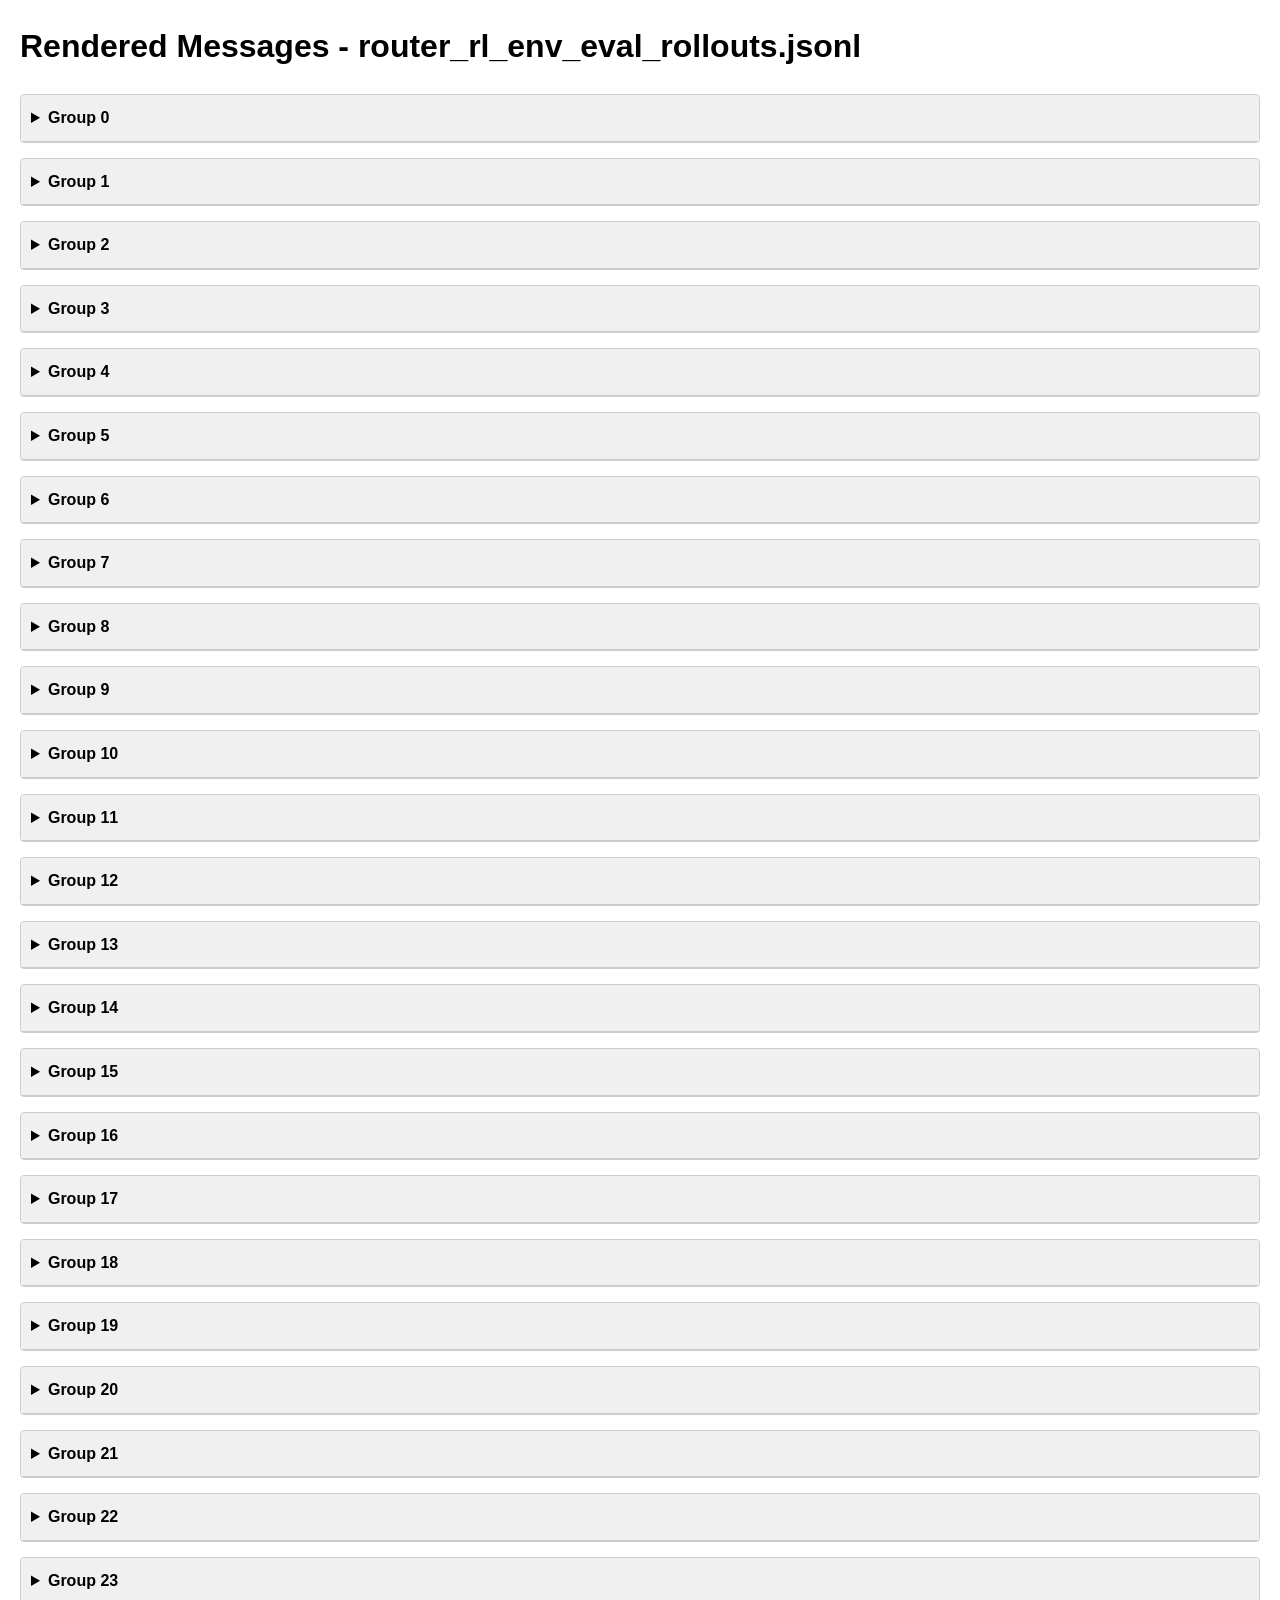
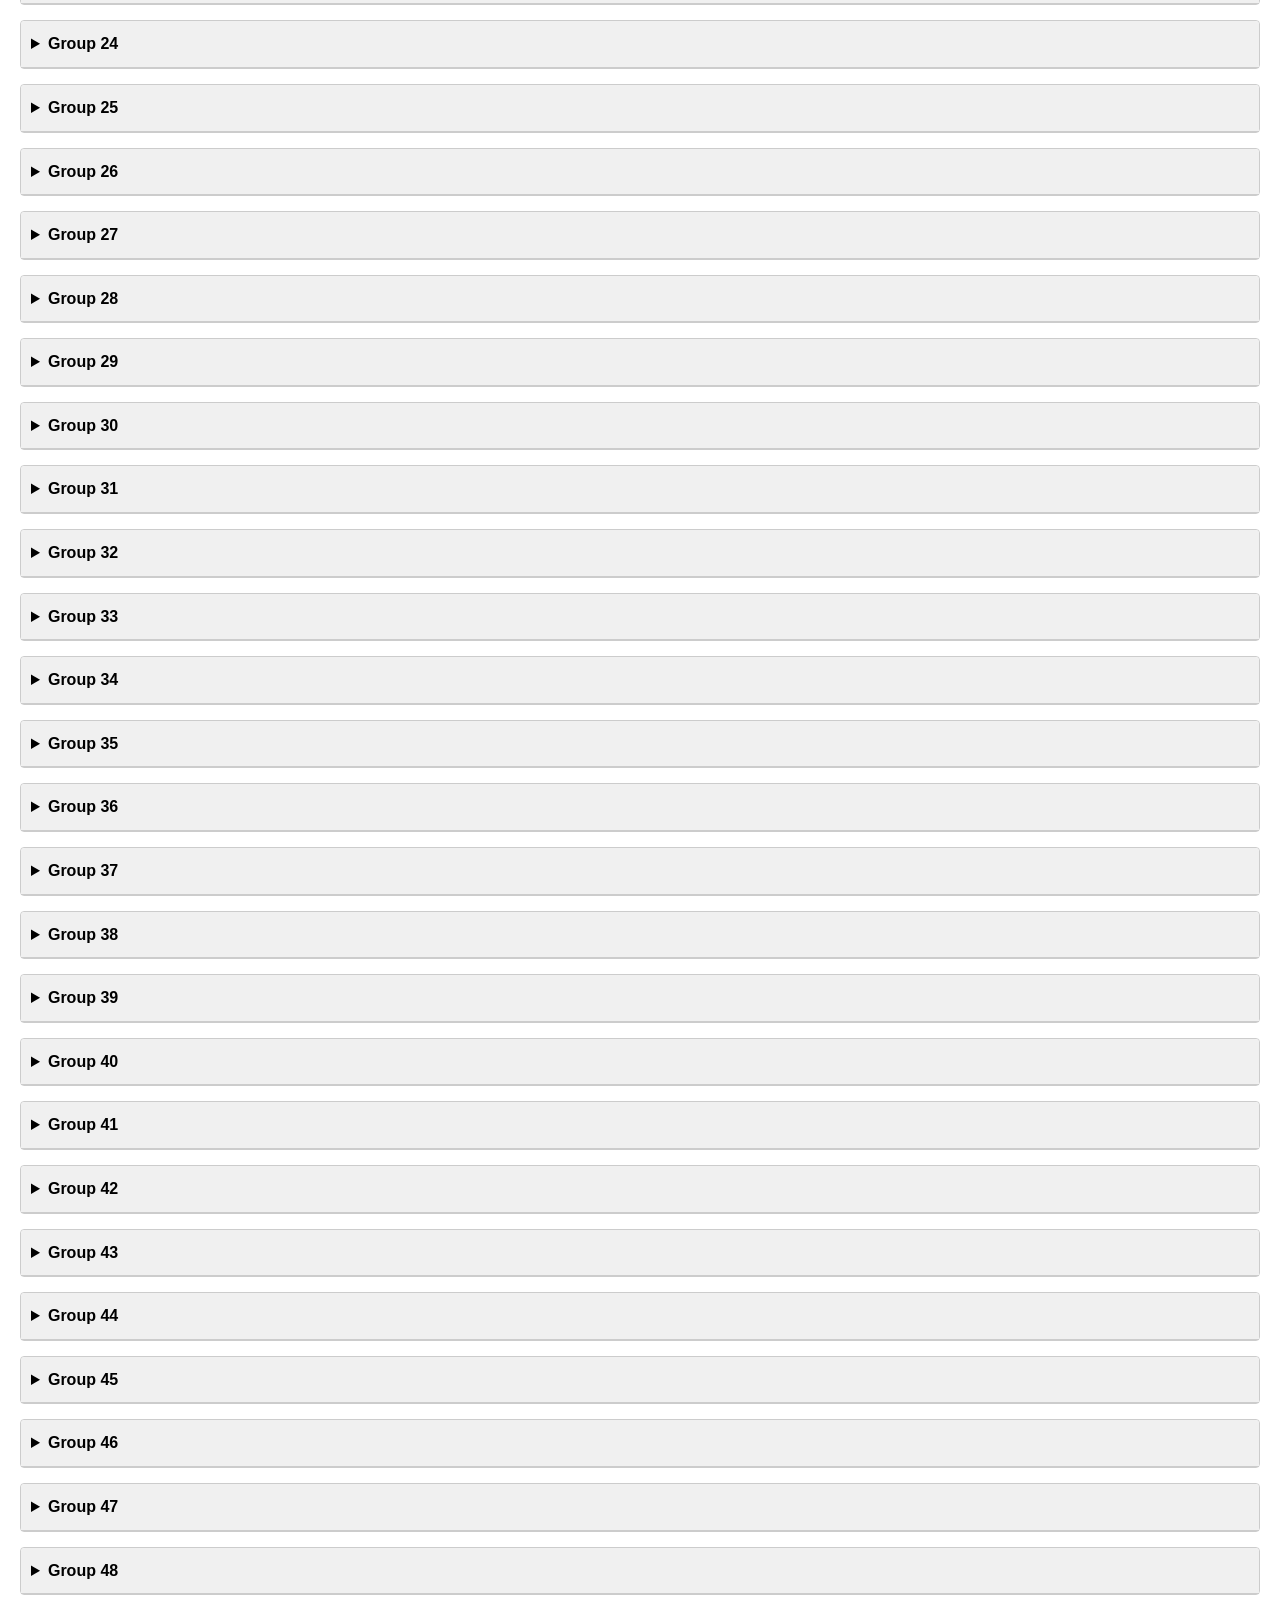
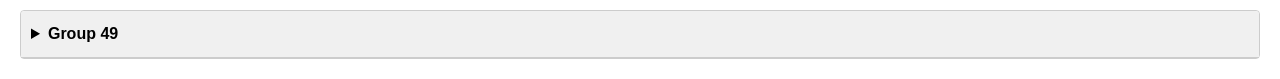
<file: environments/router_env/router_rl_env_eval_rollouts.html>
<!DOCTYPE html>
<html lang="en">
<head>
    <meta charset="UTF-8">
    <meta name="viewport" content="width=device-width, initial-scale=1.0">
    <title>Rendered Messages - router_rl_env_eval_rollouts.jsonl</title>
    <style>
        body { font-family: sans-serif; line-height: 1.6; margin: 20px; }
        details { border: 1px solid #ccc; border-radius: 4px; margin-bottom: 15px; }
        summary {
            font-weight: bold;
            padding: 10px;
            background-color: #f0f0f0;
            cursor: pointer;
            border-radius: 4px 4px 0 0;
            border-bottom: 1px solid #ccc;
            outline: none; /* Remove default focus outline if needed */
        }
        details[open] summary { border-bottom: 1px solid #ccc; }
        .group-content { padding: 15px; }
        .item {
            border: 1px solid #eee;
            border-radius: 3px;
            margin-bottom: 10px;
            padding: 10px;
            transition: background-color 0.3s ease, box-shadow 0.2s ease; /* Smooth transitions */
            scroll-margin-top: 10px; /* Space when scrolling into view */
        }
        .item h4 { margin-top: 0; margin-bottom: 5px; font-size: 1.1em; }
        .content-block { background-color: #fff; padding: 8px; border-radius: 3px; margin-bottom: 5px; overflow-x: auto; }
        /* Use :focus-within for better accessibility on container focus */
        .item:focus, .item.active {
             box-shadow: 0 0 0 2px rgba(0, 123, 255, 0.5); /* Highlight active/focused item */
             outline: none; /* Remove default outline */
        }

        /* Score Backgrounds (Faint) */
        .reward-positive { background-color: rgba(144, 238, 144, 0.3); } /* Faint light green */
        .reward-zero { background-color: rgba(255, 215, 0, 0.3); }    /* Faint gold/orange */
        .reward-negative { background-color: rgba(255, 182, 193, 0.4); } /* Faint light pink/red */

        /* Markdown specific styles */
        .content-block pre {
            background-color: #f5f5f5;
            border: 1px solid #ddd;
            border-radius: 3px;
            padding: 10px;
            overflow-x: auto; /* Allow horizontal scrolling for long code lines */
            white-space: pre-wrap; /* Wrap long lines within pre */
            word-wrap: break-word; /* Break long words if necessary */
        }
        .content-block code {
             background-color: #f0f0f0; /* Slightly different for inline code */
             padding: 0.2em 0.4em;
             border-radius: 3px;
             font-size: 0.9em;
        }
        .content-block pre code {
            background-color: transparent; /* Don't double-background code in pre blocks */
            padding: 0;
            border-radius: 0;
            font-size: inherit; /* Inherit pre font size */
        }
        .content-block blockquote {
            border-left: 4px solid #ccc;
            padding-left: 10px;
            margin-left: 0;
            color: #555;
        }
        .content-block table {
            border-collapse: collapse;
            width: auto; /* Don't force full width */
            margin-bottom: 1em;
        }
        .content-block th, .content-block td {
            border: 1px solid #ddd;
            padding: 8px;
            text-align: left;
        }
        .content-block th {
            background-color: #f2f2f2;
        }
    </style>
</head>
<body>
    <h1>Rendered Messages - router_rl_env_eval_rollouts.jsonl</h1>
    <div id="groups-container">
                <details>
            <summary>Group 0</summary>
            <div class="group-content">
                <div class="item reward-zero" id="group-0-item-0">
    <h4>Content 0</h4>
    <div class="content-block">
        <p><b>USER QUERY:</b><br>What song is this?</p>
    </div>
    <p><strong>Reward:</strong> 0.0</p>
</div>
<div class="item reward-zero" id="group-0-item-1">
    <h4>Content 1</h4>
    <div class="content-block">
        <p><b>ROUTER CHOSE:</b> listen<br>(Expected: listen)</p>
    </div>
    <p><strong>Reward:</strong> 0.0</p>
</div>
<div class="item reward-positive" id="group-0-item-2">
    <h4>Content 2</h4>
    <div class="content-block">
        <p><b>JUDGE VERDICT:</b> Correct<br>(Raw: &lt;think&gt; The User Query is asking for the identification of a song, which typically requires a servic...)</p>
    </div>
    <p><strong>Reward:</strong> 1.0</p>
</div>

            </div>
        </details>

        <details>
            <summary>Group 1</summary>
            <div class="group-content">
                <div class="item reward-zero" id="group-1-item-0">
    <h4>Content 0</h4>
    <div class="content-block">
        <p><b>USER QUERY:</b><br>Show me a map of Tokyo.</p>
    </div>
    <p><strong>Reward:</strong> 0.0</p>
</div>
<div class="item reward-zero" id="group-1-item-1">
    <h4>Content 1</h4>
    <div class="content-block">
        <p><b>ROUTER CHOSE:</b> go<br>(Expected: go)</p>
    </div>
    <p><strong>Reward:</strong> 0.0</p>
</div>
<div class="item reward-positive" id="group-1-item-2">
    <h4>Content 2</h4>
    <div class="content-block">
        <p><b>JUDGE VERDICT:</b> Correct<br>(Raw: &lt;think&gt; The User Query specifically asks for a map of Tokyo, which falls directly under the capabili...)</p>
    </div>
    <p><strong>Reward:</strong> 1.0</p>
</div>

            </div>
        </details>

        <details>
            <summary>Group 2</summary>
            <div class="group-content">
                <div class="item reward-zero" id="group-2-item-0">
    <h4>Content 0</h4>
    <div class="content-block">
        <p><b>USER QUERY:</b><br>What is the capital of Egypt?</p>
    </div>
    <p><strong>Reward:</strong> 0.0</p>
</div>
<div class="item reward-zero" id="group-2-item-1">
    <h4>Content 1</h4>
    <div class="content-block">
        <p><b>ROUTER CHOSE:</b> perplexity<br>(Expected: perplexity)</p>
    </div>
    <p><strong>Reward:</strong> 0.0</p>
</div>
<div class="item reward-positive" id="group-2-item-2">
    <h4>Content 2</h4>
    <div class="content-block">
        <p><b>JUDGE VERDICT:</b> Correct<br>(Raw: &lt;think&gt; The User Query asks for a specific piece of information, which is the capital of Egypt. The ...)</p>
    </div>
    <p><strong>Reward:</strong> 1.0</p>
</div>

            </div>
        </details>

        <details>
            <summary>Group 3</summary>
            <div class="group-content">
                <div class="item reward-zero" id="group-3-item-0">
    <h4>Content 0</h4>
    <div class="content-block">
        <p><b>USER QUERY:</b><br>What is the capital of Brazil?</p>
    </div>
    <p><strong>Reward:</strong> 0.0</p>
</div>
<div class="item reward-zero" id="group-3-item-1">
    <h4>Content 1</h4>
    <div class="content-block">
        <p><b>ROUTER CHOSE:</b> perplexity<br>(Expected: perplexity)</p>
    </div>
    <p><strong>Reward:</strong> 0.0</p>
</div>
<div class="item reward-positive" id="group-3-item-2">
    <h4>Content 2</h4>
    <div class="content-block">
        <p><b>JUDGE VERDICT:</b> Correct<br>(Raw: &lt;think&gt; The User Query asks for the capital of Brazil, which is a straightforward question that fall...)</p>
    </div>
    <p><strong>Reward:</strong> 1.0</p>
</div>

            </div>
        </details>

        <details>
            <summary>Group 4</summary>
            <div class="group-content">
                <div class="item reward-zero" id="group-4-item-0">
    <h4>Content 0</h4>
    <div class="content-block">
        <p><b>USER QUERY:</b><br>Solve for x: 97x = 81</p>
    </div>
    <p><strong>Reward:</strong> 0.0</p>
</div>
<div class="item reward-zero" id="group-4-item-1">
    <h4>Content 1</h4>
    <div class="content-block">
        <p><b>ROUTER CHOSE:</b> math<br>(Expected: math)</p>
    </div>
    <p><strong>Reward:</strong> 0.0</p>
</div>
<div class="item reward-positive" id="group-4-item-2">
    <h4>Content 2</h4>
    <div class="content-block">
        <p><b>JUDGE VERDICT:</b> Correct<br>(Raw: &lt;think&gt; The User Query is a straightforward mathematical equation that requires solving for the vari...)</p>
    </div>
    <p><strong>Reward:</strong> 1.0</p>
</div>

            </div>
        </details>

        <details>
            <summary>Group 5</summary>
            <div class="group-content">
                <div class="item reward-zero" id="group-5-item-0">
    <h4>Content 0</h4>
    <div class="content-block">
        <p><b>USER QUERY:</b><br>What is the support line&#x27;s phone number?</p>
    </div>
    <p><strong>Reward:</strong> 0.0</p>
</div>
<div class="item reward-zero" id="group-5-item-1">
    <h4>Content 1</h4>
    <div class="content-block">
        <p><b>ROUTER CHOSE:</b> contact<br>(Expected: contact)</p>
    </div>
    <p><strong>Reward:</strong> 0.0</p>
</div>
<div class="item reward-positive" id="group-5-item-2">
    <h4>Content 2</h4>
    <div class="content-block">
        <p><b>JUDGE VERDICT:</b> Correct<br>(Raw: &lt;think&gt; The User Query is asking for a specific piece of contact information, which is the support l...)</p>
    </div>
    <p><strong>Reward:</strong> 1.0</p>
</div>

            </div>
        </details>

        <details>
            <summary>Group 6</summary>
            <div class="group-content">
                <div class="item reward-zero" id="group-6-item-0">
    <h4>Content 0</h4>
    <div class="content-block">
        <p><b>USER QUERY:</b><br>Search the web for quantum computing.</p>
    </div>
    <p><strong>Reward:</strong> 0.0</p>
</div>
<div class="item reward-zero" id="group-6-item-1">
    <h4>Content 1</h4>
    <div class="content-block">
        <p><b>ROUTER CHOSE:</b> perplexity<br>(Expected: perplexity)</p>
    </div>
    <p><strong>Reward:</strong> 0.0</p>
</div>
<div class="item reward-positive" id="group-6-item-2">
    <h4>Content 2</h4>
    <div class="content-block">
        <p><b>JUDGE VERDICT:</b> Correct<br>(Raw: &lt;think&gt; The User Query is asking to search the web for information on quantum computing. The Agent c...)</p>
    </div>
    <p><strong>Reward:</strong> 1.0</p>
</div>

            </div>
        </details>

        <details>
            <summary>Group 7</summary>
            <div class="group-content">
                <div class="item reward-zero" id="group-7-item-0">
    <h4>Content 0</h4>
    <div class="content-block">
        <p><b>USER QUERY:</b><br>Find directions to the airport.</p>
    </div>
    <p><strong>Reward:</strong> 0.0</p>
</div>
<div class="item reward-zero" id="group-7-item-1">
    <h4>Content 1</h4>
    <div class="content-block">
        <p><b>ROUTER CHOSE:</b> go<br>(Expected: go)</p>
    </div>
    <p><strong>Reward:</strong> 0.0</p>
</div>
<div class="item reward-positive" id="group-7-item-2">
    <h4>Content 2</h4>
    <div class="content-block">
        <p><b>JUDGE VERDICT:</b> Correct<br>(Raw: &lt;think&gt; The User Query is asking for directions to the airport, which falls under the category of lo...)</p>
    </div>
    <p><strong>Reward:</strong> 1.0</p>
</div>

            </div>
        </details>

        <details>
            <summary>Group 8</summary>
            <div class="group-content">
                <div class="item reward-zero" id="group-8-item-0">
    <h4>Content 0</h4>
    <div class="content-block">
        <p><b>USER QUERY:</b><br>Solve for x: 61x = 43</p>
    </div>
    <p><strong>Reward:</strong> 0.0</p>
</div>
<div class="item reward-zero" id="group-8-item-1">
    <h4>Content 1</h4>
    <div class="content-block">
        <p><b>ROUTER CHOSE:</b> math<br>(Expected: math)</p>
    </div>
    <p><strong>Reward:</strong> 0.0</p>
</div>
<div class="item reward-positive" id="group-8-item-2">
    <h4>Content 2</h4>
    <div class="content-block">
        <p><b>JUDGE VERDICT:</b> Correct<br>(Raw: &lt;think&gt; The User Query is a straightforward mathematical equation that requires solving for the vari...)</p>
    </div>
    <p><strong>Reward:</strong> 1.0</p>
</div>

            </div>
        </details>

        <details>
            <summary>Group 9</summary>
            <div class="group-content">
                <div class="item reward-zero" id="group-9-item-0">
    <h4>Content 0</h4>
    <div class="content-block">
        <p><b>USER QUERY:</b><br>Search my Gmail for update.</p>
    </div>
    <p><strong>Reward:</strong> 0.0</p>
</div>
<div class="item reward-zero" id="group-9-item-1">
    <h4>Content 1</h4>
    <div class="content-block">
        <p><b>ROUTER CHOSE:</b> gmail<br>(Expected: gmail)</p>
    </div>
    <p><strong>Reward:</strong> 0.0</p>
</div>
<div class="item reward-positive" id="group-9-item-2">
    <h4>Content 2</h4>
    <div class="content-block">
        <p><b>JUDGE VERDICT:</b> Correct<br>(Raw: &lt;think&gt; The User Query is asking to search for an update in Gmail, which directly relates to managin...)</p>
    </div>
    <p><strong>Reward:</strong> 1.0</p>
</div>

            </div>
        </details>

        <details>
            <summary>Group 10</summary>
            <div class="group-content">
                <div class="item reward-zero" id="group-10-item-0">
    <h4>Content 0</h4>
    <div class="content-block">
        <p><b>USER QUERY:</b><br>What is the square root of 1?</p>
    </div>
    <p><strong>Reward:</strong> 0.0</p>
</div>
<div class="item reward-zero" id="group-10-item-1">
    <h4>Content 1</h4>
    <div class="content-block">
        <p><b>ROUTER CHOSE:</b> math<br>(Expected: math)</p>
    </div>
    <p><strong>Reward:</strong> 0.0</p>
</div>
<div class="item reward-positive" id="group-10-item-2">
    <h4>Content 2</h4>
    <div class="content-block">
        <p><b>JUDGE VERDICT:</b> Correct<br>(Raw: &lt;think&gt; The User Query asks for the square root of 1, which is a straightforward mathematical calcul...)</p>
    </div>
    <p><strong>Reward:</strong> 1.0</p>
</div>

            </div>
        </details>

        <details>
            <summary>Group 11</summary>
            <div class="group-content">
                <div class="item reward-zero" id="group-11-item-0">
    <h4>Content 0</h4>
    <div class="content-block">
        <p><b>USER QUERY:</b><br>Find the email address for Sarah.</p>
    </div>
    <p><strong>Reward:</strong> 0.0</p>
</div>
<div class="item reward-zero" id="group-11-item-1">
    <h4>Content 1</h4>
    <div class="content-block">
        <p><b>ROUTER CHOSE:</b> contact<br>(Expected: contact)</p>
    </div>
    <p><strong>Reward:</strong> 0.0</p>
</div>
<div class="item reward-positive" id="group-11-item-2">
    <h4>Content 2</h4>
    <div class="content-block">
        <p><b>JUDGE VERDICT:</b> Correct<br>(Raw: &lt;think&gt; The User Query is asking for an email address for a specific person, Sarah. The Agent Chosen...)</p>
    </div>
    <p><strong>Reward:</strong> 1.0</p>
</div>

            </div>
        </details>

        <details>
            <summary>Group 12</summary>
            <div class="group-content">
                <div class="item reward-zero" id="group-12-item-0">
    <h4>Content 0</h4>
    <div class="content-block">
        <p><b>USER QUERY:</b><br>Search the web for AI safety.</p>
    </div>
    <p><strong>Reward:</strong> 0.0</p>
</div>
<div class="item reward-zero" id="group-12-item-1">
    <h4>Content 1</h4>
    <div class="content-block">
        <p><b>ROUTER CHOSE:</b> perplexity<br>(Expected: perplexity)</p>
    </div>
    <p><strong>Reward:</strong> 0.0</p>
</div>
<div class="item reward-positive" id="group-12-item-2">
    <h4>Content 2</h4>
    <div class="content-block">
        <p><b>JUDGE VERDICT:</b> Correct<br>(Raw: &lt;think&gt; The User Query is asking to search the web for information on AI safety. The chosen agent, t...)</p>
    </div>
    <p><strong>Reward:</strong> 1.0</p>
</div>

            </div>
        </details>

        <details>
            <summary>Group 13</summary>
            <div class="group-content">
                <div class="item reward-zero" id="group-13-item-0">
    <h4>Content 0</h4>
    <div class="content-block">
        <p><b>USER QUERY:</b><br>What song is this?</p>
    </div>
    <p><strong>Reward:</strong> 0.0</p>
</div>
<div class="item reward-zero" id="group-13-item-1">
    <h4>Content 1</h4>
    <div class="content-block">
        <p><b>ROUTER CHOSE:</b> listen<br>(Expected: listen)</p>
    </div>
    <p><strong>Reward:</strong> 0.0</p>
</div>
<div class="item reward-positive" id="group-13-item-2">
    <h4>Content 2</h4>
    <div class="content-block">
        <p><b>JUDGE VERDICT:</b> Correct<br>(Raw: &lt;think&gt; The User Query is asking for the identification of a song, which typically requires a servic...)</p>
    </div>
    <p><strong>Reward:</strong> 1.0</p>
</div>

            </div>
        </details>

        <details>
            <summary>Group 14</summary>
            <div class="group-content">
                <div class="item reward-zero" id="group-14-item-0">
    <h4>Content 0</h4>
    <div class="content-block">
        <p><b>USER QUERY:</b><br>Can you dial Dr. Smith?</p>
    </div>
    <p><strong>Reward:</strong> 0.0</p>
</div>
<div class="item reward-zero" id="group-14-item-1">
    <h4>Content 1</h4>
    <div class="content-block">
        <p><b>ROUTER CHOSE:</b> caller<br>(Expected: caller)</p>
    </div>
    <p><strong>Reward:</strong> 0.0</p>
</div>
<div class="item reward-positive" id="group-14-item-2">
    <h4>Content 2</h4>
    <div class="content-block">
        <p><b>JUDGE VERDICT:</b> Correct<br>(Raw: &lt;think&gt; The User Query is a straightforward request to dial a specific doctor, Dr. Smith. The chosen...)</p>
    </div>
    <p><strong>Reward:</strong> 1.0</p>
</div>

            </div>
        </details>

        <details>
            <summary>Group 15</summary>
            <div class="group-content">
                <div class="item reward-zero" id="group-15-item-0">
    <h4>Content 0</h4>
    <div class="content-block">
        <p><b>USER QUERY:</b><br>Find directions to the Eiffel Tower.</p>
    </div>
    <p><strong>Reward:</strong> 0.0</p>
</div>
<div class="item reward-zero" id="group-15-item-1">
    <h4>Content 1</h4>
    <div class="content-block">
        <p><b>ROUTER CHOSE:</b> go<br>(Expected: go)</p>
    </div>
    <p><strong>Reward:</strong> 0.0</p>
</div>
<div class="item reward-positive" id="group-15-item-2">
    <h4>Content 2</h4>
    <div class="content-block">
        <p><b>JUDGE VERDICT:</b> Correct<br>(Raw: &lt;think&gt; The User Query is asking for directions to the Eiffel Tower, which falls under the category ...)</p>
    </div>
    <p><strong>Reward:</strong> 1.0</p>
</div>

            </div>
        </details>

        <details>
            <summary>Group 16</summary>
            <div class="group-content">
                <div class="item reward-zero" id="group-16-item-0">
    <h4>Content 0</h4>
    <div class="content-block">
        <p><b>USER QUERY:</b><br>Find the email address for Sarah.</p>
    </div>
    <p><strong>Reward:</strong> 0.0</p>
</div>
<div class="item reward-zero" id="group-16-item-1">
    <h4>Content 1</h4>
    <div class="content-block">
        <p><b>ROUTER CHOSE:</b> contact<br>(Expected: contact)</p>
    </div>
    <p><strong>Reward:</strong> 0.0</p>
</div>
<div class="item reward-positive" id="group-16-item-2">
    <h4>Content 2</h4>
    <div class="content-block">
        <p><b>JUDGE VERDICT:</b> Correct<br>(Raw: &lt;think&gt; The User Query is asking for an email address for a specific person, Sarah. The Agent Chosen...)</p>
    </div>
    <p><strong>Reward:</strong> 1.0</p>
</div>

            </div>
        </details>

        <details>
            <summary>Group 17</summary>
            <div class="group-content">
                <div class="item reward-zero" id="group-17-item-0">
    <h4>Content 0</h4>
    <div class="content-block">
        <p><b>USER QUERY:</b><br>Do I have any events on July 4th?</p>
    </div>
    <p><strong>Reward:</strong> 0.0</p>
</div>
<div class="item reward-zero" id="group-17-item-1">
    <h4>Content 1</h4>
    <div class="content-block">
        <p><b>ROUTER CHOSE:</b> calendar<br>(Expected: calendar)</p>
    </div>
    <p><strong>Reward:</strong> 0.0</p>
</div>
<div class="item reward-positive" id="group-17-item-2">
    <h4>Content 2</h4>
    <div class="content-block">
        <p><b>JUDGE VERDICT:</b> Correct<br>(Raw: &lt;think&gt; The User Query is asking about events on a specific date, July 4th. The chosen agent, the Ca...)</p>
    </div>
    <p><strong>Reward:</strong> 1.0</p>
</div>

            </div>
        </details>

        <details>
            <summary>Group 18</summary>
            <div class="group-content">
                <div class="item reward-zero" id="group-18-item-0">
    <h4>Content 0</h4>
    <div class="content-block">
        <p><b>USER QUERY:</b><br>Solve for x: 39x = 61</p>
    </div>
    <p><strong>Reward:</strong> 0.0</p>
</div>
<div class="item reward-zero" id="group-18-item-1">
    <h4>Content 1</h4>
    <div class="content-block">
        <p><b>ROUTER CHOSE:</b> math<br>(Expected: math)</p>
    </div>
    <p><strong>Reward:</strong> 0.0</p>
</div>
<div class="item reward-positive" id="group-18-item-2">
    <h4>Content 2</h4>
    <div class="content-block">
        <p><b>JUDGE VERDICT:</b> Correct<br>(Raw: &lt;think&gt; The User Query is a straightforward mathematical equation that requires solving for the vari...)</p>
    </div>
    <p><strong>Reward:</strong> 1.0</p>
</div>

            </div>
        </details>

        <details>
            <summary>Group 19</summary>
            <div class="group-content">
                <div class="item reward-zero" id="group-19-item-0">
    <h4>Content 0</h4>
    <div class="content-block">
        <p><b>USER QUERY:</b><br>What song is this?</p>
    </div>
    <p><strong>Reward:</strong> 0.0</p>
</div>
<div class="item reward-zero" id="group-19-item-1">
    <h4>Content 1</h4>
    <div class="content-block">
        <p><b>ROUTER CHOSE:</b> listen<br>(Expected: listen)</p>
    </div>
    <p><strong>Reward:</strong> 0.0</p>
</div>
<div class="item reward-positive" id="group-19-item-2">
    <h4>Content 2</h4>
    <div class="content-block">
        <p><b>JUDGE VERDICT:</b> Correct<br>(Raw: &lt;think&gt; The User Query is asking for the identification of a song, which typically requires a servic...)</p>
    </div>
    <p><strong>Reward:</strong> 1.0</p>
</div>

            </div>
        </details>

        <details>
            <summary>Group 20</summary>
            <div class="group-content">
                <div class="item reward-zero" id="group-20-item-0">
    <h4>Content 0</h4>
    <div class="content-block">
        <p><b>USER QUERY:</b><br>Show me a map of Tokyo.</p>
    </div>
    <p><strong>Reward:</strong> 0.0</p>
</div>
<div class="item reward-zero" id="group-20-item-1">
    <h4>Content 1</h4>
    <div class="content-block">
        <p><b>ROUTER CHOSE:</b> go<br>(Expected: go)</p>
    </div>
    <p><strong>Reward:</strong> 0.0</p>
</div>
<div class="item reward-positive" id="group-20-item-2">
    <h4>Content 2</h4>
    <div class="content-block">
        <p><b>JUDGE VERDICT:</b> Correct<br>(Raw: &lt;think&gt; The User Query specifically asks for a map of Tokyo, which falls directly under the capabili...)</p>
    </div>
    <p><strong>Reward:</strong> 1.0</p>
</div>

            </div>
        </details>

        <details>
            <summary>Group 21</summary>
            <div class="group-content">
                <div class="item reward-zero" id="group-21-item-0">
    <h4>Content 0</h4>
    <div class="content-block">
        <p><b>USER QUERY:</b><br>Create an appointment for Lunch with Team.</p>
    </div>
    <p><strong>Reward:</strong> 0.0</p>
</div>
<div class="item reward-zero" id="group-21-item-1">
    <h4>Content 1</h4>
    <div class="content-block">
        <p><b>ROUTER CHOSE:</b> calendar<br>(Expected: calendar)</p>
    </div>
    <p><strong>Reward:</strong> 0.0</p>
</div>
<div class="item reward-positive" id="group-21-item-2">
    <h4>Content 2</h4>
    <div class="content-block">
        <p><b>JUDGE VERDICT:</b> Correct<br>(Raw: &lt;think&gt; The User Query is about creating an appointment for lunch with a team, which clearly falls u...)</p>
    </div>
    <p><strong>Reward:</strong> 1.0</p>
</div>

            </div>
        </details>

        <details>
            <summary>Group 22</summary>
            <div class="group-content">
                <div class="item reward-zero" id="group-22-item-0">
    <h4>Content 0</h4>
    <div class="content-block">
        <p><b>USER QUERY:</b><br>Send an email to team@example.com about Project Proposal.</p>
    </div>
    <p><strong>Reward:</strong> 0.0</p>
</div>
<div class="item reward-zero" id="group-22-item-1">
    <h4>Content 1</h4>
    <div class="content-block">
        <p><b>ROUTER CHOSE:</b> gmail<br>(Expected: gmail)</p>
    </div>
    <p><strong>Reward:</strong> 0.0</p>
</div>
<div class="item reward-positive" id="group-22-item-2">
    <h4>Content 2</h4>
    <div class="content-block">
        <p><b>JUDGE VERDICT:</b> Correct<br>(Raw: &lt;think&gt; The User Query is a request to send an email to a specific address regarding a project propo...)</p>
    </div>
    <p><strong>Reward:</strong> 1.0</p>
</div>

            </div>
        </details>

        <details>
            <summary>Group 23</summary>
            <div class="group-content">
                <div class="item reward-zero" id="group-23-item-0">
    <h4>Content 0</h4>
    <div class="content-block">
        <p><b>USER QUERY:</b><br>What song is this?</p>
    </div>
    <p><strong>Reward:</strong> 0.0</p>
</div>
<div class="item reward-zero" id="group-23-item-1">
    <h4>Content 1</h4>
    <div class="content-block">
        <p><b>ROUTER CHOSE:</b> listen<br>(Expected: listen)</p>
    </div>
    <p><strong>Reward:</strong> 0.0</p>
</div>
<div class="item reward-positive" id="group-23-item-2">
    <h4>Content 2</h4>
    <div class="content-block">
        <p><b>JUDGE VERDICT:</b> Correct<br>(Raw: &lt;think&gt; The User Query is asking for the identification of a song, which typically requires a servic...)</p>
    </div>
    <p><strong>Reward:</strong> 1.0</p>
</div>

            </div>
        </details>

        <details>
            <summary>Group 24</summary>
            <div class="group-content">
                <div class="item reward-zero" id="group-24-item-0">
    <h4>Content 0</h4>
    <div class="content-block">
        <p><b>USER QUERY:</b><br>Send an email to team@example.com about Project Proposal.</p>
    </div>
    <p><strong>Reward:</strong> 0.0</p>
</div>
<div class="item reward-zero" id="group-24-item-1">
    <h4>Content 1</h4>
    <div class="content-block">
        <p><b>ROUTER CHOSE:</b> gmail<br>(Expected: gmail)</p>
    </div>
    <p><strong>Reward:</strong> 0.0</p>
</div>
<div class="item reward-positive" id="group-24-item-2">
    <h4>Content 2</h4>
    <div class="content-block">
        <p><b>JUDGE VERDICT:</b> Correct<br>(Raw: &lt;think&gt; The User Query is a request to send an email to a specific address regarding a project propo...)</p>
    </div>
    <p><strong>Reward:</strong> 1.0</p>
</div>

            </div>
        </details>

        <details>
            <summary>Group 25</summary>
            <div class="group-content">
                <div class="item reward-zero" id="group-25-item-0">
    <h4>Content 0</h4>
    <div class="content-block">
        <p><b>USER QUERY:</b><br>Schedule a meeting for tomorrow at 3 PM about climate change.</p>
    </div>
    <p><strong>Reward:</strong> 0.0</p>
</div>
<div class="item reward-zero" id="group-25-item-1">
    <h4>Content 1</h4>
    <div class="content-block">
        <p><b>ROUTER CHOSE:</b> calendar<br>(Expected: calendar)</p>
    </div>
    <p><strong>Reward:</strong> 0.0</p>
</div>
<div class="item reward-positive" id="group-25-item-2">
    <h4>Content 2</h4>
    <div class="content-block">
        <p><b>JUDGE VERDICT:</b> Correct<br>(Raw: &lt;think&gt; The User Query is about scheduling a meeting, which directly relates to managing calendar ev...)</p>
    </div>
    <p><strong>Reward:</strong> 1.0</p>
</div>

            </div>
        </details>

        <details>
            <summary>Group 26</summary>
            <div class="group-content">
                <div class="item reward-zero" id="group-26-item-0">
    <h4>Content 0</h4>
    <div class="content-block">
        <p><b>USER QUERY:</b><br>What is Mom&#x27;s phone number?</p>
    </div>
    <p><strong>Reward:</strong> 0.0</p>
</div>
<div class="item reward-zero" id="group-26-item-1">
    <h4>Content 1</h4>
    <div class="content-block">
        <p><b>ROUTER CHOSE:</b> contact<br>(Expected: contact)</p>
    </div>
    <p><strong>Reward:</strong> 0.0</p>
</div>
<div class="item reward-positive" id="group-26-item-2">
    <h4>Content 2</h4>
    <div class="content-block">
        <p><b>JUDGE VERDICT:</b> Correct<br>(Raw: &lt;think&gt; The User Query is asking for a specific phone number, which falls under the category of cont...)</p>
    </div>
    <p><strong>Reward:</strong> 1.0</p>
</div>

            </div>
        </details>

        <details>
            <summary>Group 27</summary>
            <div class="group-content">
                <div class="item reward-zero" id="group-27-item-0">
    <h4>Content 0</h4>
    <div class="content-block">
        <p><b>USER QUERY:</b><br>Do I have any events on next Friday?</p>
    </div>
    <p><strong>Reward:</strong> 0.0</p>
</div>
<div class="item reward-zero" id="group-27-item-1">
    <h4>Content 1</h4>
    <div class="content-block">
        <p><b>ROUTER CHOSE:</b> calendar<br>(Expected: calendar)</p>
    </div>
    <p><strong>Reward:</strong> 0.0</p>
</div>
<div class="item reward-positive" id="group-27-item-2">
    <h4>Content 2</h4>
    <div class="content-block">
        <p><b>JUDGE VERDICT:</b> Correct<br>(Raw: &lt;think&gt; The User Query is asking about events scheduled for the upcoming Friday, which directly rela...)</p>
    </div>
    <p><strong>Reward:</strong> 1.0</p>
</div>

            </div>
        </details>

        <details>
            <summary>Group 28</summary>
            <div class="group-content">
                <div class="item reward-zero" id="group-28-item-0">
    <h4>Content 0</h4>
    <div class="content-block">
        <p><b>USER QUERY:</b><br>Play some pop music on Spotify.</p>
    </div>
    <p><strong>Reward:</strong> 0.0</p>
</div>
<div class="item reward-zero" id="group-28-item-1">
    <h4>Content 1</h4>
    <div class="content-block">
        <p><b>ROUTER CHOSE:</b> listen<br>(Expected: listen)</p>
    </div>
    <p><strong>Reward:</strong> 0.0</p>
</div>
<div class="item reward-positive" id="group-28-item-2">
    <h4>Content 2</h4>
    <div class="content-block">
        <p><b>JUDGE VERDICT:</b> Correct<br>(Raw: &lt;think&gt; The User Query specifically requests to play pop music on Spotify, which directly relates to...)</p>
    </div>
    <p><strong>Reward:</strong> 1.0</p>
</div>

            </div>
        </details>

        <details>
            <summary>Group 29</summary>
            <div class="group-content">
                <div class="item reward-zero" id="group-29-item-0">
    <h4>Content 0</h4>
    <div class="content-block">
        <p><b>USER QUERY:</b><br>Read my latest email.</p>
    </div>
    <p><strong>Reward:</strong> 0.0</p>
</div>
<div class="item reward-zero" id="group-29-item-1">
    <h4>Content 1</h4>
    <div class="content-block">
        <p><b>ROUTER CHOSE:</b> gmail<br>(Expected: gmail)</p>
    </div>
    <p><strong>Reward:</strong> 0.0</p>
</div>
<div class="item reward-positive" id="group-29-item-2">
    <h4>Content 2</h4>
    <div class="content-block">
        <p><b>JUDGE VERDICT:</b> Correct<br>(Raw: &lt;think&gt; The User Query is asking to read the latest email, which directly relates to managing emails...)</p>
    </div>
    <p><strong>Reward:</strong> 1.0</p>
</div>

            </div>
        </details>

        <details>
            <summary>Group 30</summary>
            <div class="group-content">
                <div class="item reward-zero" id="group-30-item-0">
    <h4>Content 0</h4>
    <div class="content-block">
        <p><b>USER QUERY:</b><br>What is the square root of 70?</p>
    </div>
    <p><strong>Reward:</strong> 0.0</p>
</div>
<div class="item reward-zero" id="group-30-item-1">
    <h4>Content 1</h4>
    <div class="content-block">
        <p><b>ROUTER CHOSE:</b> math<br>(Expected: math)</p>
    </div>
    <p><strong>Reward:</strong> 0.0</p>
</div>
<div class="item reward-positive" id="group-30-item-2">
    <h4>Content 2</h4>
    <div class="content-block">
        <p><b>JUDGE VERDICT:</b> Correct<br>(Raw: &lt;think&gt; The User Query is asking for the square root of 70, which is a mathematical calculation. The...)</p>
    </div>
    <p><strong>Reward:</strong> 1.0</p>
</div>

            </div>
        </details>

        <details>
            <summary>Group 31</summary>
            <div class="group-content">
                <div class="item reward-zero" id="group-31-item-0">
    <h4>Content 0</h4>
    <div class="content-block">
        <p><b>USER QUERY:</b><br>What is the square root of 25?</p>
    </div>
    <p><strong>Reward:</strong> 0.0</p>
</div>
<div class="item reward-zero" id="group-31-item-1">
    <h4>Content 1</h4>
    <div class="content-block">
        <p><b>ROUTER CHOSE:</b> math<br>(Expected: math)</p>
    </div>
    <p><strong>Reward:</strong> 0.0</p>
</div>
<div class="item reward-positive" id="group-31-item-2">
    <h4>Content 2</h4>
    <div class="content-block">
        <p><b>JUDGE VERDICT:</b> Correct<br>(Raw: &lt;think&gt; The User Query asks for the square root of 25, which is a straightforward arithmetic calcula...)</p>
    </div>
    <p><strong>Reward:</strong> 1.0</p>
</div>

            </div>
        </details>

        <details>
            <summary>Group 32</summary>
            <div class="group-content">
                <div class="item reward-zero" id="group-32-item-0">
    <h4>Content 0</h4>
    <div class="content-block">
        <p><b>USER QUERY:</b><br>Read my latest email.</p>
    </div>
    <p><strong>Reward:</strong> 0.0</p>
</div>
<div class="item reward-zero" id="group-32-item-1">
    <h4>Content 1</h4>
    <div class="content-block">
        <p><b>ROUTER CHOSE:</b> gmail<br>(Expected: gmail)</p>
    </div>
    <p><strong>Reward:</strong> 0.0</p>
</div>
<div class="item reward-positive" id="group-32-item-2">
    <h4>Content 2</h4>
    <div class="content-block">
        <p><b>JUDGE VERDICT:</b> Correct<br>(Raw: &lt;think&gt; The User Query is asking to read the latest email, which directly pertains to managing email...)</p>
    </div>
    <p><strong>Reward:</strong> 1.0</p>
</div>

            </div>
        </details>

        <details>
            <summary>Group 33</summary>
            <div class="group-content">
                <div class="item reward-zero" id="group-33-item-0">
    <h4>Content 0</h4>
    <div class="content-block">
        <p><b>USER QUERY:</b><br>Where is the nearest coffee shop?</p>
    </div>
    <p><strong>Reward:</strong> 0.0</p>
</div>
<div class="item reward-zero" id="group-33-item-1">
    <h4>Content 1</h4>
    <div class="content-block">
        <p><b>ROUTER CHOSE:</b> go<br>(Expected: go)</p>
    </div>
    <p><strong>Reward:</strong> 0.0</p>
</div>
<div class="item reward-positive" id="group-33-item-2">
    <h4>Content 2</h4>
    <div class="content-block">
        <p><b>JUDGE VERDICT:</b> Correct<br>(Raw: &lt;think&gt; The User Query is asking for the nearest coffee shop, which requires information about locat...)</p>
    </div>
    <p><strong>Reward:</strong> 1.0</p>
</div>

            </div>
        </details>

        <details>
            <summary>Group 34</summary>
            <div class="group-content">
                <div class="item reward-zero" id="group-34-item-0">
    <h4>Content 0</h4>
    <div class="content-block">
        <p><b>USER QUERY:</b><br>Calculate 86 + 9 * 4.</p>
    </div>
    <p><strong>Reward:</strong> 0.0</p>
</div>
<div class="item reward-zero" id="group-34-item-1">
    <h4>Content 1</h4>
    <div class="content-block">
        <p><b>ROUTER CHOSE:</b> math<br>(Expected: math)</p>
    </div>
    <p><strong>Reward:</strong> 0.0</p>
</div>
<div class="item reward-positive" id="group-34-item-2">
    <h4>Content 2</h4>
    <div class="content-block">
        <p><b>JUDGE VERDICT:</b> Correct<br>(Raw: &lt;think&gt; The User Query involves a straightforward arithmetic calculation, specifically the expressio...)</p>
    </div>
    <p><strong>Reward:</strong> 1.0</p>
</div>

            </div>
        </details>

        <details>
            <summary>Group 35</summary>
            <div class="group-content">
                <div class="item reward-zero" id="group-35-item-0">
    <h4>Content 0</h4>
    <div class="content-block">
        <p><b>USER QUERY:</b><br>Create an appointment for Project Update.</p>
    </div>
    <p><strong>Reward:</strong> 0.0</p>
</div>
<div class="item reward-zero" id="group-35-item-1">
    <h4>Content 1</h4>
    <div class="content-block">
        <p><b>ROUTER CHOSE:</b> calendar<br>(Expected: calendar)</p>
    </div>
    <p><strong>Reward:</strong> 0.0</p>
</div>
<div class="item reward-positive" id="group-35-item-2">
    <h4>Content 2</h4>
    <div class="content-block">
        <p><b>JUDGE VERDICT:</b> Correct<br>(Raw: &lt;think&gt; The User Query is about creating an appointment for a project update, which directly relates...)</p>
    </div>
    <p><strong>Reward:</strong> 1.0</p>
</div>

            </div>
        </details>

        <details>
            <summary>Group 36</summary>
            <div class="group-content">
                <div class="item reward-zero" id="group-36-item-0">
    <h4>Content 0</h4>
    <div class="content-block">
        <p><b>USER QUERY:</b><br>Calculate 96 + 40 * 1.</p>
    </div>
    <p><strong>Reward:</strong> 0.0</p>
</div>
<div class="item reward-zero" id="group-36-item-1">
    <h4>Content 1</h4>
    <div class="content-block">
        <p><b>ROUTER CHOSE:</b> math<br>(Expected: math)</p>
    </div>
    <p><strong>Reward:</strong> 0.0</p>
</div>
<div class="item reward-positive" id="group-36-item-2">
    <h4>Content 2</h4>
    <div class="content-block">
        <p><b>JUDGE VERDICT:</b> Correct<br>(Raw: &lt;think&gt; The User Query involves a straightforward arithmetic calculation, specifically the addition ...)</p>
    </div>
    <p><strong>Reward:</strong> 1.0</p>
</div>

            </div>
        </details>

        <details>
            <summary>Group 37</summary>
            <div class="group-content">
                <div class="item reward-zero" id="group-37-item-0">
    <h4>Content 0</h4>
    <div class="content-block">
        <p><b>USER QUERY:</b><br>Show me a map of Tokyo.</p>
    </div>
    <p><strong>Reward:</strong> 0.0</p>
</div>
<div class="item reward-zero" id="group-37-item-1">
    <h4>Content 1</h4>
    <div class="content-block">
        <p><b>ROUTER CHOSE:</b> go<br>(Expected: go)</p>
    </div>
    <p><strong>Reward:</strong> 0.0</p>
</div>
<div class="item reward-positive" id="group-37-item-2">
    <h4>Content 2</h4>
    <div class="content-block">
        <p><b>JUDGE VERDICT:</b> Correct<br>(Raw: &lt;think&gt; The User Query specifically asks for a map of Tokyo, which falls directly under the capabili...)</p>
    </div>
    <p><strong>Reward:</strong> 1.0</p>
</div>

            </div>
        </details>

        <details>
            <summary>Group 38</summary>
            <div class="group-content">
                <div class="item reward-zero" id="group-38-item-0">
    <h4>Content 0</h4>
    <div class="content-block">
        <p><b>USER QUERY:</b><br>Play some pop music on Spotify.</p>
    </div>
    <p><strong>Reward:</strong> 0.0</p>
</div>
<div class="item reward-zero" id="group-38-item-1">
    <h4>Content 1</h4>
    <div class="content-block">
        <p><b>ROUTER CHOSE:</b> listen<br>(Expected: listen)</p>
    </div>
    <p><strong>Reward:</strong> 0.0</p>
</div>
<div class="item reward-positive" id="group-38-item-2">
    <h4>Content 2</h4>
    <div class="content-block">
        <p><b>JUDGE VERDICT:</b> Correct<br>(Raw: &lt;think&gt; The User Query is asking to play pop music on Spotify, which directly relates to music playb...)</p>
    </div>
    <p><strong>Reward:</strong> 1.0</p>
</div>

            </div>
        </details>

        <details>
            <summary>Group 39</summary>
            <div class="group-content">
                <div class="item reward-zero" id="group-39-item-0">
    <h4>Content 0</h4>
    <div class="content-block">
        <p><b>USER QUERY:</b><br>Call the support line.</p>
    </div>
    <p><strong>Reward:</strong> 0.0</p>
</div>
<div class="item reward-zero" id="group-39-item-1">
    <h4>Content 1</h4>
    <div class="content-block">
        <p><b>ROUTER CHOSE:</b> caller<br>(Expected: caller)</p>
    </div>
    <p><strong>Reward:</strong> 0.0</p>
</div>
<div class="item reward-positive" id="group-39-item-2">
    <h4>Content 2</h4>
    <div class="content-block">
        <p><b>JUDGE VERDICT:</b> Correct<br>(Raw: &lt;think&gt; The User Query is a straightforward request to call the support line, which directly aligns ...)</p>
    </div>
    <p><strong>Reward:</strong> 1.0</p>
</div>

            </div>
        </details>

        <details>
            <summary>Group 40</summary>
            <div class="group-content">
                <div class="item reward-zero" id="group-40-item-0">
    <h4>Content 0</h4>
    <div class="content-block">
        <p><b>USER QUERY:</b><br>Send an email to team@example.com about Meeting Follow-up.</p>
    </div>
    <p><strong>Reward:</strong> 0.0</p>
</div>
<div class="item reward-zero" id="group-40-item-1">
    <h4>Content 1</h4>
    <div class="content-block">
        <p><b>ROUTER CHOSE:</b> gmail<br>(Expected: gmail)</p>
    </div>
    <p><strong>Reward:</strong> 0.0</p>
</div>
<div class="item reward-positive" id="group-40-item-2">
    <h4>Content 2</h4>
    <div class="content-block">
        <p><b>JUDGE VERDICT:</b> Correct<br>(Raw: &lt;think&gt; The User Query is a request to send an email regarding a meeting follow-up, which directly i...)</p>
    </div>
    <p><strong>Reward:</strong> 1.0</p>
</div>

            </div>
        </details>

        <details>
            <summary>Group 41</summary>
            <div class="group-content">
                <div class="item reward-zero" id="group-41-item-0">
    <h4>Content 0</h4>
    <div class="content-block">
        <p><b>USER QUERY:</b><br>Explain how black holes works.</p>
    </div>
    <p><strong>Reward:</strong> 0.0</p>
</div>
<div class="item reward-zero" id="group-41-item-1">
    <h4>Content 1</h4>
    <div class="content-block">
        <p><b>ROUTER CHOSE:</b> perplexity<br>(Expected: perplexity)</p>
    </div>
    <p><strong>Reward:</strong> 0.0</p>
</div>
<div class="item reward-positive" id="group-41-item-2">
    <h4>Content 2</h4>
    <div class="content-block">
        <p><b>JUDGE VERDICT:</b> Correct<br>(Raw: &lt;think&gt; The User Query asks for an explanation of how black holes work, which falls under general kn...)</p>
    </div>
    <p><strong>Reward:</strong> 1.0</p>
</div>

            </div>
        </details>

        <details>
            <summary>Group 42</summary>
            <div class="group-content">
                <div class="item reward-zero" id="group-42-item-0">
    <h4>Content 0</h4>
    <div class="content-block">
        <p><b>USER QUERY:</b><br>Send an email to team@example.com about Quick Question.</p>
    </div>
    <p><strong>Reward:</strong> 0.0</p>
</div>
<div class="item reward-zero" id="group-42-item-1">
    <h4>Content 1</h4>
    <div class="content-block">
        <p><b>ROUTER CHOSE:</b> gmail<br>(Expected: gmail)</p>
    </div>
    <p><strong>Reward:</strong> 0.0</p>
</div>
<div class="item reward-positive" id="group-42-item-2">
    <h4>Content 2</h4>
    <div class="content-block">
        <p><b>JUDGE VERDICT:</b> Correct<br>(Raw: &lt;think&gt; The User Query is a request to send an email, which falls directly under the capabilities of...)</p>
    </div>
    <p><strong>Reward:</strong> 1.0</p>
</div>

            </div>
        </details>

        <details>
            <summary>Group 43</summary>
            <div class="group-content">
                <div class="item reward-zero" id="group-43-item-0">
    <h4>Content 0</h4>
    <div class="content-block">
        <p><b>USER QUERY:</b><br>Send an email to team@example.com about Quick Question.</p>
    </div>
    <p><strong>Reward:</strong> 0.0</p>
</div>
<div class="item reward-zero" id="group-43-item-1">
    <h4>Content 1</h4>
    <div class="content-block">
        <p><b>ROUTER CHOSE:</b> gmail<br>(Expected: gmail)</p>
    </div>
    <p><strong>Reward:</strong> 0.0</p>
</div>
<div class="item reward-positive" id="group-43-item-2">
    <h4>Content 2</h4>
    <div class="content-block">
        <p><b>JUDGE VERDICT:</b> Correct<br>(Raw: &lt;think&gt; The User Query is a request to send an email, which falls directly under the capabilities of...)</p>
    </div>
    <p><strong>Reward:</strong> 1.0</p>
</div>

            </div>
        </details>

        <details>
            <summary>Group 44</summary>
            <div class="group-content">
                <div class="item reward-zero" id="group-44-item-0">
    <h4>Content 0</h4>
    <div class="content-block">
        <p><b>USER QUERY:</b><br>Read my latest email.</p>
    </div>
    <p><strong>Reward:</strong> 0.0</p>
</div>
<div class="item reward-zero" id="group-44-item-1">
    <h4>Content 1</h4>
    <div class="content-block">
        <p><b>ROUTER CHOSE:</b> gmail<br>(Expected: gmail)</p>
    </div>
    <p><strong>Reward:</strong> 0.0</p>
</div>
<div class="item reward-positive" id="group-44-item-2">
    <h4>Content 2</h4>
    <div class="content-block">
        <p><b>JUDGE VERDICT:</b> Correct<br>(Raw: &lt;think&gt; The User Query is asking to read the latest email, which directly pertains to managing email...)</p>
    </div>
    <p><strong>Reward:</strong> 1.0</p>
</div>

            </div>
        </details>

        <details>
            <summary>Group 45</summary>
            <div class="group-content">
                <div class="item reward-zero" id="group-45-item-0">
    <h4>Content 0</h4>
    <div class="content-block">
        <p><b>USER QUERY:</b><br>Can you dial the support line?</p>
    </div>
    <p><strong>Reward:</strong> 0.0</p>
</div>
<div class="item reward-zero" id="group-45-item-1">
    <h4>Content 1</h4>
    <div class="content-block">
        <p><b>ROUTER CHOSE:</b> caller<br>(Expected: caller)</p>
    </div>
    <p><strong>Reward:</strong> 0.0</p>
</div>
<div class="item reward-positive" id="group-45-item-2">
    <h4>Content 2</h4>
    <div class="content-block">
        <p><b>JUDGE VERDICT:</b> Correct<br>(Raw: &lt;think&gt; The User Query is asking if the support line can be dialed, which directly relates to making...)</p>
    </div>
    <p><strong>Reward:</strong> 1.0</p>
</div>

            </div>
        </details>

        <details>
            <summary>Group 46</summary>
            <div class="group-content">
                <div class="item reward-zero" id="group-46-item-0">
    <h4>Content 0</h4>
    <div class="content-block">
        <p><b>USER QUERY:</b><br>Explain how photosynthesis works.</p>
    </div>
    <p><strong>Reward:</strong> 0.0</p>
</div>
<div class="item reward-zero" id="group-46-item-1">
    <h4>Content 1</h4>
    <div class="content-block">
        <p><b>ROUTER CHOSE:</b> perplexity<br>(Expected: perplexity)</p>
    </div>
    <p><strong>Reward:</strong> 0.0</p>
</div>
<div class="item reward-positive" id="group-46-item-2">
    <h4>Content 2</h4>
    <div class="content-block">
        <p><b>JUDGE VERDICT:</b> Correct<br>(Raw: &lt;think&gt; The User Query asks for an explanation of how photosynthesis works, which falls under genera...)</p>
    </div>
    <p><strong>Reward:</strong> 1.0</p>
</div>

            </div>
        </details>

        <details>
            <summary>Group 47</summary>
            <div class="group-content">
                <div class="item reward-zero" id="group-47-item-0">
    <h4>Content 0</h4>
    <div class="content-block">
        <p><b>USER QUERY:</b><br>Create an appointment for Project Update.</p>
    </div>
    <p><strong>Reward:</strong> 0.0</p>
</div>
<div class="item reward-zero" id="group-47-item-1">
    <h4>Content 1</h4>
    <div class="content-block">
        <p><b>ROUTER CHOSE:</b> calendar<br>(Expected: calendar)</p>
    </div>
    <p><strong>Reward:</strong> 0.0</p>
</div>
<div class="item reward-positive" id="group-47-item-2">
    <h4>Content 2</h4>
    <div class="content-block">
        <p><b>JUDGE VERDICT:</b> Correct<br>(Raw: &lt;think&gt; The User Query is about creating an appointment for a project update, which directly relates...)</p>
    </div>
    <p><strong>Reward:</strong> 1.0</p>
</div>

            </div>
        </details>

        <details>
            <summary>Group 48</summary>
            <div class="group-content">
                <div class="item reward-zero" id="group-48-item-0">
    <h4>Content 0</h4>
    <div class="content-block">
        <p><b>USER QUERY:</b><br>Solve for x: 99x = 59</p>
    </div>
    <p><strong>Reward:</strong> 0.0</p>
</div>
<div class="item reward-zero" id="group-48-item-1">
    <h4>Content 1</h4>
    <div class="content-block">
        <p><b>ROUTER CHOSE:</b> math<br>(Expected: math)</p>
    </div>
    <p><strong>Reward:</strong> 0.0</p>
</div>
<div class="item reward-positive" id="group-48-item-2">
    <h4>Content 2</h4>
    <div class="content-block">
        <p><b>JUDGE VERDICT:</b> Correct<br>(Raw: &lt;think&gt; The User Query is a straightforward mathematical equation that requires solving for the vari...)</p>
    </div>
    <p><strong>Reward:</strong> 1.0</p>
</div>

            </div>
        </details>

        <details>
            <summary>Group 49</summary>
            <div class="group-content">
                <div class="item reward-zero" id="group-49-item-0">
    <h4>Content 0</h4>
    <div class="content-block">
        <p><b>USER QUERY:</b><br>Can you dial Dr. Smith?</p>
    </div>
    <p><strong>Reward:</strong> 0.0</p>
</div>
<div class="item reward-zero" id="group-49-item-1">
    <h4>Content 1</h4>
    <div class="content-block">
        <p><b>ROUTER CHOSE:</b> caller<br>(Expected: caller)</p>
    </div>
    <p><strong>Reward:</strong> 0.0</p>
</div>
<div class="item reward-positive" id="group-49-item-2">
    <h4>Content 2</h4>
    <div class="content-block">
        <p><b>JUDGE VERDICT:</b> Correct<br>(Raw: &lt;think&gt; The User Query is a straightforward request to dial a specific person, Dr. Smith. The chosen...)</p>
    </div>
    <p><strong>Reward:</strong> 1.0</p>
</div>

            </div>
        </details>

    </div>

    <script>
        document.addEventListener('DOMContentLoaded', () => {
            const items = document.querySelectorAll('.item');
            let activeIndex = -1; // No item active initially

            // Function to set active item
            function setActiveItem(index) {
                if (activeIndex >= 0 && activeIndex < items.length) {
                    items[activeIndex].classList.remove('active');
                    items[activeIndex].removeAttribute('tabindex'); // Remove from tab order when not active
                }
                if (index >= 0 && index < items.length) {
                    items[index].classList.add('active');
                    items[index].setAttribute('tabindex', '0'); // Make active item focusable
                    items[index].focus(); // Focus the element
                    // Ensure the parent <details> is open
                    const detailsParent = items[index].closest('details');
                    if (detailsParent && !detailsParent.open) {
                        detailsParent.open = true;
                    }
                    // Scroll into view with options if needed (focus should handle this mostly)
                    // items[index].scrollIntoView({ behavior: 'smooth', block: 'nearest' });
                    activeIndex = index;
                } else {
                    activeIndex = -1; // Deactivate if index is out of bounds
                }
            }

            // Add click listener to activate items
            items.forEach((item, index) => {
                item.addEventListener('click', () => {
                    setActiveItem(index);
                });
                // Make items focusable initially only if we want tab navigation
                // item.setAttribute('tabindex', '0');
            });

            // Add keydown listener for arrow navigation
            document.addEventListener('keydown', (event) => {
                let targetIndex = -1;
                if (event.key === 'ArrowDown') {
                    event.preventDefault(); // Prevent default page scroll
                    targetIndex = (activeIndex === -1) ? 0 : Math.min(activeIndex + 1, items.length - 1);
                } else if (event.key === 'ArrowUp') {
                    event.preventDefault(); // Prevent default page scroll
                    targetIndex = (activeIndex === -1) ? items.length - 1 : Math.max(activeIndex - 1, 0);
                }

                if (targetIndex !== -1) {
                    setActiveItem(targetIndex);
                }
            });

            // Make first item focusable initially if you want immediate keyboard nav
             if (items.length > 0) {
                 // items[0].setAttribute('tabindex', '0');
                 // Optionally activate the first item on load:
                 // setActiveItem(0);
             }
        });
    </script>
</body>
</html>
</file>
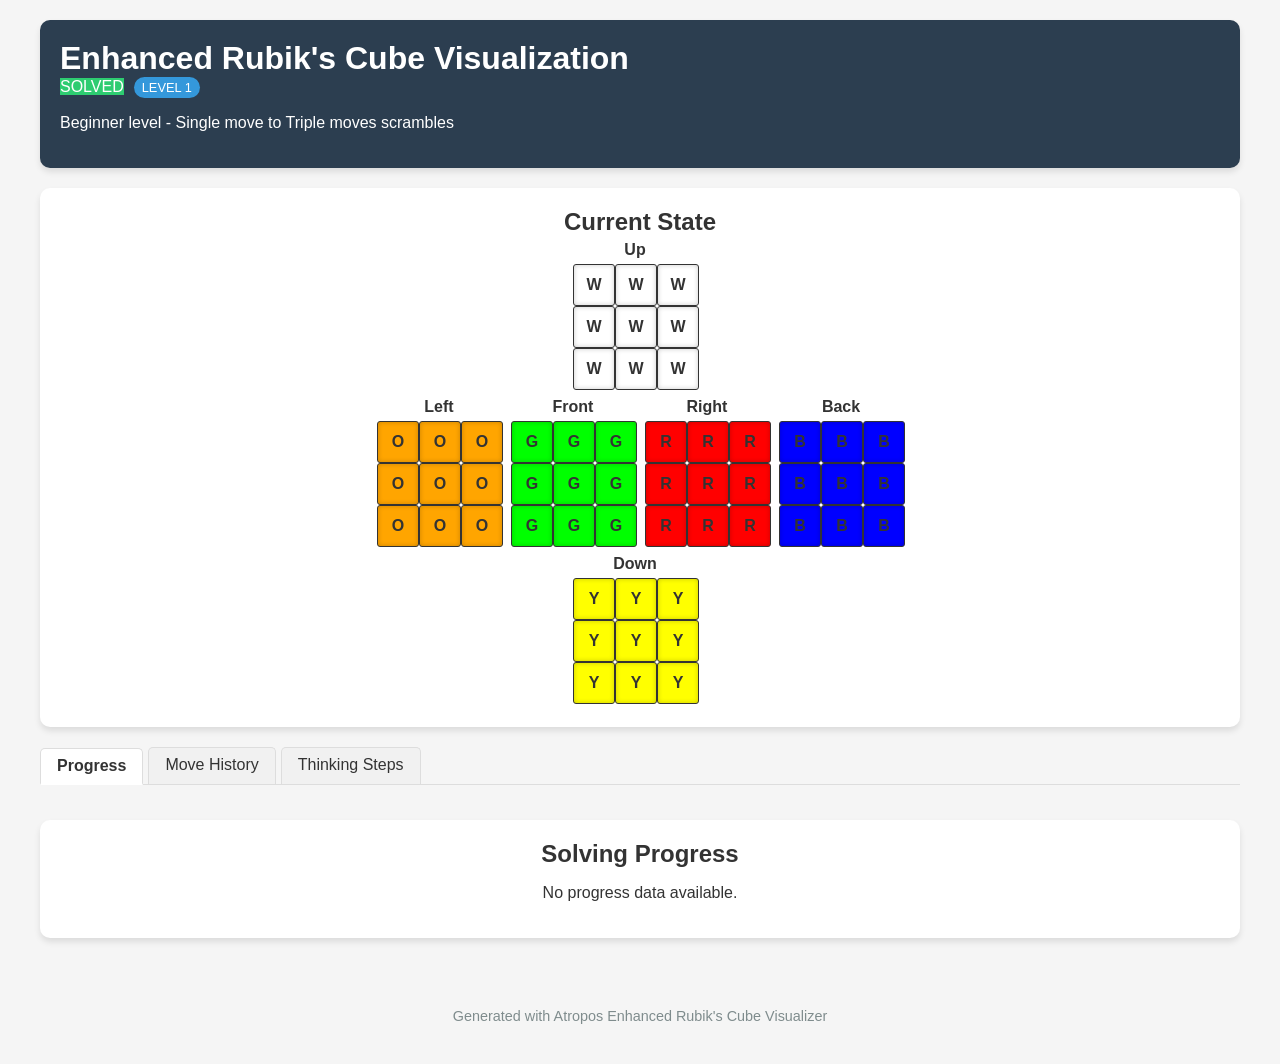
<file: environments/rubiks_visualizations/BEST_L1_solved_steps0_seed219031_20250518_170705.html>
<!DOCTYPE html>
    <html>
    <head>
        <meta charset="UTF-8">
        <meta name="viewport" content="width=device-width, initial-scale=1.0">
        <title>Enhanced Rubik's Cube Visualizer</title>
        <style>
            body {
                font-family: 'Segoe UI', Tahoma, Geneva, Verdana, sans-serif;
                margin: 0;
                padding: 20px;
                background-color: #f5f5f5;
                color: #333;
            }
            .container {
                max-width: 1200px;
                margin: 0 auto;
                display: flex;
                flex-direction: column;
                gap: 20px;
            }
            header {
                background-color: #2c3e50;
                color: white;
                padding: 20px;
                border-radius: 10px;
                box-shadow: 0 4px 6px rgba(0,0,0,0.1);
            }
            h1, h2, h3 {
                margin: 0;
            }
            .cube-container {
                display: flex;
                flex-direction: column;
                align-items: center;
                background-color: white;
                padding: 20px;
                border-radius: 10px;
                box-shadow: 0 4px 6px rgba(0,0,0,0.1);
            }
            .cube-row {
                display: flex;
            }
            .face {
                margin: 5px;
            }
            .face-title {
                text-align: center;
                font-weight: bold;
                margin-bottom: 5px;
            }
            .face-grid {
                display: grid;
                grid-template-columns: repeat(3, 40px);
                grid-template-rows: repeat(3, 40px);
                gap: 2px;
            }
            .cubie {
                width: 40px;
                height: 40px;
                display: flex;
                align-items: center;
                justify-content: center;
                font-weight: bold;
                border: 1px solid #333;
                box-shadow: inset 0 0 5px rgba(0,0,0,0.2);
                border-radius: 3px;
            }
            .chart-container {
                background-color: white;
                padding: 20px;
                border-radius: 10px;
                box-shadow: 0 4px 6px rgba(0,0,0,0.1);
                text-align: center;
            }
            .move-history {
                background-color: white;
                padding: 20px;
                border-radius: 10px;
                box-shadow: 0 4px 6px rgba(0,0,0,0.1);
            }
            .move-container {
                display: flex;
                flex-wrap: wrap;
                gap: 5px;
                margin-top: 10px;
            }
            .move {
                display: inline-flex;
                align-items: center;
                justify-content: center;
                width: 40px;
                height: 40px;
                background-color: #e0e0e0;
                border-radius: 5px;
                font-weight: bold;
                cursor: pointer;
                transition: transform 0.2s, background-color 0.2s;
            }
            .move:hover {
                background-color: #d0d0d0;
                transform: scale(1.1);
            }
            .move.U { background-color: #f5f5f5; color: #333; }
            .move.D { background-color: #ffeb3b; color: #333; }
            .move.L { background-color: #ff9800; color: white; }
            .move.R { background-color: #f44336; color: white; }
            .move.F { background-color: #4caf50; color: white; }
            .move.B { background-color: #2196f3; color: white; }
            
            .thinking-container {
                background-color: white;
                padding: 20px;
                border-radius: 10px;
                box-shadow: 0 4px 6px rgba(0,0,0,0.1);
                max-height: 300px;
                overflow-y: auto;
            }
            .thinking-step {
                margin-bottom: 15px;
                padding: 10px;
                border-left: 3px solid #2196f3;
                background-color: #f9f9f9;
            }
            .badge {
                display: inline-block;
                padding: 3px 8px;
                border-radius: 12px;
                font-size: 0.8em;
                margin-left: 10px;
            }
            .level-badge {
                background-color: #3498db;
                color: white;
            }
            .status-badge {
                background-color: #2ecc71;
                color: white;
            }
            .status-badge.unsolved {
                background-color: #e74c3c;
            }
            footer {
                text-align: center;
                margin-top: 30px;
                padding: 20px;
                color: #7f8c8d;
                font-size: 0.9em;
            }
            .tabs {
                display: flex;
                border-bottom: 1px solid #ddd;
                margin-bottom: 15px;
            }
            .tab {
                padding: 8px 16px;
                cursor: pointer;
                background-color: #f1f1f1;
                border: 1px solid #ddd;
                border-bottom: none;
                margin-right: 5px;
                border-radius: 5px 5px 0 0;
            }
            .tab.active {
                background-color: white;
                border-bottom: 2px solid white;
                position: relative;
                top: 1px;
                font-weight: bold;
            }
            .tab-content {
                display: none;
            }
            .tab-content.active {
                display: block;
            }
            
            @media (max-width: 768px) {
                .cube-row {
                    flex-direction: column;
                }
                .face-grid {
                    grid-template-columns: repeat(3, 30px);
                    grid-template-rows: repeat(3, 30px);
                }
                .cubie {
                    width: 30px;
                    height: 30px;
                    font-size: 0.8em;
                }
            }
        </style>
    </head>
    <body>
        <div class="container">
            <header>
                <h1>Enhanced Rubik's Cube Visualization</h1>
    <span class="status-badge">SOLVED</span><span class="badge level-badge">LEVEL 1</span><p>Beginner level - Single move to Triple moves scrambles</p>
            </header>
            
            <div class="cube-container">
                <h2>Current State</h2>
    <div class="cube-row"><div class="face"></div><div class="face"><div class="face-title">Up</div><div class="face-grid"><div class="cubie" style="background-color: #FFFFFF;">W</div><div class="cubie" style="background-color: #FFFFFF;">W</div><div class="cubie" style="background-color: #FFFFFF;">W</div><div class="cubie" style="background-color: #FFFFFF;">W</div><div class="cubie" style="background-color: #FFFFFF;">W</div><div class="cubie" style="background-color: #FFFFFF;">W</div><div class="cubie" style="background-color: #FFFFFF;">W</div><div class="cubie" style="background-color: #FFFFFF;">W</div><div class="cubie" style="background-color: #FFFFFF;">W</div></div></div><div class="face"></div><div class="face"></div></div><div class="cube-row"><div class="face"><div class="face-title">Left</div><div class="face-grid"><div class="cubie" style="background-color: #FFA500;">O</div><div class="cubie" style="background-color: #FFA500;">O</div><div class="cubie" style="background-color: #FFA500;">O</div><div class="cubie" style="background-color: #FFA500;">O</div><div class="cubie" style="background-color: #FFA500;">O</div><div class="cubie" style="background-color: #FFA500;">O</div><div class="cubie" style="background-color: #FFA500;">O</div><div class="cubie" style="background-color: #FFA500;">O</div><div class="cubie" style="background-color: #FFA500;">O</div></div></div><div class="face"><div class="face-title">Front</div><div class="face-grid"><div class="cubie" style="background-color: #00FF00;">G</div><div class="cubie" style="background-color: #00FF00;">G</div><div class="cubie" style="background-color: #00FF00;">G</div><div class="cubie" style="background-color: #00FF00;">G</div><div class="cubie" style="background-color: #00FF00;">G</div><div class="cubie" style="background-color: #00FF00;">G</div><div class="cubie" style="background-color: #00FF00;">G</div><div class="cubie" style="background-color: #00FF00;">G</div><div class="cubie" style="background-color: #00FF00;">G</div></div></div><div class="face"><div class="face-title">Right</div><div class="face-grid"><div class="cubie" style="background-color: #FF0000;">R</div><div class="cubie" style="background-color: #FF0000;">R</div><div class="cubie" style="background-color: #FF0000;">R</div><div class="cubie" style="background-color: #FF0000;">R</div><div class="cubie" style="background-color: #FF0000;">R</div><div class="cubie" style="background-color: #FF0000;">R</div><div class="cubie" style="background-color: #FF0000;">R</div><div class="cubie" style="background-color: #FF0000;">R</div><div class="cubie" style="background-color: #FF0000;">R</div></div></div><div class="face"><div class="face-title">Back</div><div class="face-grid"><div class="cubie" style="background-color: #0000FF;">B</div><div class="cubie" style="background-color: #0000FF;">B</div><div class="cubie" style="background-color: #0000FF;">B</div><div class="cubie" style="background-color: #0000FF;">B</div><div class="cubie" style="background-color: #0000FF;">B</div><div class="cubie" style="background-color: #0000FF;">B</div><div class="cubie" style="background-color: #0000FF;">B</div><div class="cubie" style="background-color: #0000FF;">B</div><div class="cubie" style="background-color: #0000FF;">B</div></div></div></div><div class="cube-row"><div class="face"></div><div class="face"><div class="face-title">Down</div><div class="face-grid"><div class="cubie" style="background-color: #FFFF00;">Y</div><div class="cubie" style="background-color: #FFFF00;">Y</div><div class="cubie" style="background-color: #FFFF00;">Y</div><div class="cubie" style="background-color: #FFFF00;">Y</div><div class="cubie" style="background-color: #FFFF00;">Y</div><div class="cubie" style="background-color: #FFFF00;">Y</div><div class="cubie" style="background-color: #FFFF00;">Y</div><div class="cubie" style="background-color: #FFFF00;">Y</div><div class="cubie" style="background-color: #FFFF00;">Y</div></div></div><div class="face"></div><div class="face"></div></div>
            </div>
            
            <div class="tabs">
                <div class="tab active" onclick="openTab(event, 'tab-progress')">Progress</div>
                <div class="tab" onclick="openTab(event, 'tab-moves')">Move History</div>
                <div class="tab" onclick="openTab(event, 'tab-thinking')">Thinking Steps</div>
            </div>
    <div id="tab-progress" class="tab-content active"><div class="chart-container"><h2>Solving Progress</h2><p>No progress data available.</p></div></div><div id="tab-moves" class="tab-content"><div class="move-history"><h2>Move History</h2><h3>Scramble Sequence</h3><div class="move-container"><div class="move D">D'</div><div class="move D">D</div></div><p>No moves have been made yet.</p></div></div><div id="tab-thinking" class="tab-content"><div class="thinking-container"><h2>Thinking Process</h2><p>No thinking steps recorded.</p></div></div>
            <footer>
                Generated with Atropos Enhanced Rubik's Cube Visualizer
            </footer>
        </div>
        
        <script>
        // Tab functionality
        function openTab(evt, tabName) {
            var i, tabcontent, tablinks;
            
            // Hide all tab content
            tabcontent = document.getElementsByClassName("tab-content");
            for (i = 0; i < tabcontent.length; i++) {
                tabcontent[i].className = tabcontent[i].className.replace(" active", "");
            }
            
            // Remove active class from all tabs
            tablinks = document.getElementsByClassName("tab");
            for (i = 0; i < tablinks.length; i++) {
                tablinks[i].className = tablinks[i].className.replace(" active", "");
            }
            
            // Show the current tab and add an active class
            document.getElementById(tabName).className += " active";
            evt.currentTarget.className += " active";
        }

        // Interactive cube visualization
        document.addEventListener('DOMContentLoaded', function() {
            // Add hover effects to moves
            const moveElements = document.querySelectorAll('.move');
            moveElements.forEach(function(move) {
                move.addEventListener('mouseenter', function() {
                    this.style.transform = 'scale(1.2)';
                    this.style.boxShadow = '0 4px 8px rgba(0,0,0,0.2)';
                    
                    // Display move description
                    const moveText = this.textContent;
                    const description = getMoveDescription(moveText);
                    
                    // Create or update tooltip
                    let tooltip = document.getElementById('move-tooltip');
                    if (!tooltip) {
                        tooltip = document.createElement('div');
                        tooltip.id = 'move-tooltip';
                        tooltip.style.position = 'fixed';
                        tooltip.style.backgroundColor = 'rgba(0,0,0,0.8)';
                        tooltip.style.color = 'white';
                        tooltip.style.padding = '5px 10px';
                        tooltip.style.borderRadius = '5px';
                        tooltip.style.zIndex = '1000';
                        tooltip.style.pointerEvents = 'none';
                        document.body.appendChild(tooltip);
                    }
                    
                    tooltip.textContent = description;
                    tooltip.style.display = 'block';
                    
                    // Position tooltip near the move
                    const rect = this.getBoundingClientRect();
                    tooltip.style.left = rect.right + 10 + 'px';
                    tooltip.style.top = rect.top + 'px';
                });
                
                move.addEventListener('mouseleave', function() {
                    this.style.transform = '';
                    this.style.boxShadow = '';
                    
                    // Hide tooltip
                    const tooltip = document.getElementById('move-tooltip');
                    if (tooltip) {
                        tooltip.style.display = 'none';
                    }
                });
                
                // Make moves clickable to show animation
                move.addEventListener('click', function() {
                    animateMove(this.textContent);
                });
            });
            
            // Add animation capability to cube
            function animateMove(moveText) {
                // Flash the move to indicate it's being applied
                const moveElements = document.querySelectorAll('.move');
                moveElements.forEach(function(move) {
                    if (move.textContent === moveText) {
                        // Add animation class
                        move.classList.add('move-animate');
                        
                        // Remove animation class after animation completes
                        setTimeout(function() {
                            move.classList.remove('move-animate');
                        }, 500);
                    }
                });
                
                // Animate cubies (simplified version - just highlights affected face)
                const faceToAnimate = moveText[0]; // Get the face letter (U, D, L, R, F, B)
                const cubies = document.querySelectorAll('.cubie');
                
                // Map face letter to face name
                const faceMap = {
                    'U': 'Up',
                    'D': 'Down',
                    'L': 'Left',
                    'R': 'Right',
                    'F': 'Front',
                    'B': 'Back'
                };
                
                // Find the face container
                const faceTitles = document.querySelectorAll('.face-title');
                let targetFace = null;
                
                faceTitles.forEach(function(title) {
                    if (title.textContent === faceMap[faceToAnimate]) {
                        targetFace = title.parentElement;
                    }
                });
                
                if (targetFace) {
                    // Add animation to the face
                    targetFace.classList.add('face-animate');
                    
                    // Remove animation class after it completes
                    setTimeout(function() {
                        targetFace.classList.remove('face-animate');
                    }, 500);
                }
            }
            
            // Get description for a move
            function getMoveDescription(moveText) {
                const moveDescriptions = {
                    'U': 'Up face clockwise',
                    'D': 'Down face clockwise',
                    'L': 'Left face clockwise',
                    'R': 'Right face clockwise',
                    'F': 'Front face clockwise',
                    'B': 'Back face clockwise',
                    "U'": 'Up face counter-clockwise',
                    "D'": 'Down face counter-clockwise',
                    "L'": 'Left face counter-clockwise',
                    "R'": 'Right face counter-clockwise',
                    "F'": 'Front face counter-clockwise',
                    "B'": 'Back face counter-clockwise',
                    'U2': 'Up face 180 degrees',
                    'D2': 'Down face 180 degrees',
                    'L2': 'Left face 180 degrees',
                    'R2': 'Right face 180 degrees',
                    'F2': 'Front face 180 degrees',
                    'B2': 'Back face 180 degrees'
                };
                
                return moveDescriptions[moveText] || moveText;
            }
            
            // Solution playback functionality
            let moveIndex = 0;
            let playInterval = null;
            let solvingMoves = [];
            
            // Initialize the moves array and counter
            function initSolutionPlayer() {
                // Collect all solving moves
                const moveElements = document.querySelectorAll('.move-container:last-child .move');
                solvingMoves = Array.from(moveElements);
                
                // Update move counter
                const moveCounter = document.getElementById('move-counter');
                if (moveCounter) {
                    moveCounter.textContent = `0 / ${solvingMoves.length}`;
                }
            }
            
            // Play the solution automatically
            function playSolution() {
                // Initialize if needed
                if (solvingMoves.length === 0) {
                    initSolutionPlayer();
                }
                
                if (solvingMoves.length === 0) return;
                
                // Update button states
                document.getElementById('play-button').disabled = true;
                document.getElementById('pause-button').disabled = false;
                
                // Start playback interval
                playInterval = setInterval(function() {
                    if (moveIndex < solvingMoves.length) {
                        // Animate the current move
                        const currentMove = solvingMoves[moveIndex];
                        animateMove(currentMove.textContent);
                        
                        // Highlight the current move
                        solvingMoves.forEach(move => move.classList.remove('current-move'));
                        currentMove.classList.add('current-move');
                        
                        // Scroll to the move if needed
                        currentMove.scrollIntoView({ behavior: 'smooth', block: 'nearest' });
                        
                        // Update move counter
                        const moveCounter = document.getElementById('move-counter');
                        if (moveCounter) {
                            moveCounter.textContent = `${moveIndex + 1} / ${solvingMoves.length}`;
                        }
                        
                        moveIndex++;
                        
                        // If we reached the end, stop playback
                        if (moveIndex >= solvingMoves.length) {
                            pauseSolution();
                            document.getElementById('play-button').disabled = true;
                        }
                    } else {
                        pauseSolution();
                    }
                }, 1000); // Play one move per second
            }
            
            // Pause the solution playback
            function pauseSolution() {
                clearInterval(playInterval);
                playInterval = null;
                
                // Update button states
                document.getElementById('play-button').disabled = false;
                document.getElementById('pause-button').disabled = true;
            }
            
            // Step through the solution one move at a time
            function stepSolution() {
                // Initialize if needed
                if (solvingMoves.length === 0) {
                    initSolutionPlayer();
                }
                
                if (solvingMoves.length === 0 || moveIndex >= solvingMoves.length) return;
                
                // Pause any ongoing playback
                pauseSolution();
                
                // Animate the current move
                const currentMove = solvingMoves[moveIndex];
                animateMove(currentMove.textContent);
                
                // Highlight the current move
                solvingMoves.forEach(move => move.classList.remove('current-move'));
                currentMove.classList.add('current-move');
                
                // Scroll to the move if needed
                currentMove.scrollIntoView({ behavior: 'smooth', block: 'nearest' });
                
                // Update move counter
                const moveCounter = document.getElementById('move-counter');
                if (moveCounter) {
                    moveCounter.textContent = `${moveIndex + 1} / ${solvingMoves.length}`;
                }
                
                moveIndex++;
                
                // If we reached the end, disable play button
                if (moveIndex >= solvingMoves.length) {
                    document.getElementById('play-button').disabled = true;
                }
            }
            
            // Reset the solution playback
            function resetSolution() {
                pauseSolution();
                moveIndex = 0;
                
                // Remove highlighting from all moves
                solvingMoves.forEach(move => move.classList.remove('current-move'));
                
                // Update move counter
                const moveCounter = document.getElementById('move-counter');
                if (moveCounter) {
                    moveCounter.textContent = `0 / ${solvingMoves.length}`;
                }
                
                // Enable play button
                document.getElementById('play-button').disabled = false;
            }
            
            // Initialize the solution player when the page loads
            initSolutionPlayer();
        });
        </script>
        
        <style>
        /* Animation styles */
        @keyframes pulse {
            0% { transform: scale(1); }
            50% { transform: scale(1.3); background-color: #ffeb3b; }
            100% { transform: scale(1); }
        }
        
        @keyframes rotateFace {
            0% { transform: rotate(0deg); }
            100% { transform: rotate(90deg); }
        }
        
        .move-animate {
            animation: pulse 0.5s ease;
        }
        
        .face-animate {
            animation: pulse 0.5s ease;
        }
        
        /* Interactive hover styles */
        .cubie:hover {
            transform: scale(1.1);
            box-shadow: 0 0 10px rgba(0,0,0,0.3);
            cursor: pointer;
            transition: all 0.2s ease;
        }
        
        /* Current move highlight */
        .current-move {
            background-color: #3498db !important;
            color: white;
            transform: scale(1.2);
            box-shadow: 0 0 10px rgba(0,0,0,0.3);
            font-weight: bold;
        }
        
        /* Add a button to play through the solution */
        .controls {
            display: flex;
            justify-content: center;
            gap: 10px;
            margin: 20px 0;
        }
        
        .control-button {
            padding: 8px 16px;
            background-color: #2c3e50;
            color: white;
            border: none;
            border-radius: 5px;
            cursor: pointer;
            transition: background-color 0.2s;
        }
        
        .control-button:hover {
            background-color: #1a2530;
        }
        
        .control-button:disabled {
            background-color: #95a5a6;
            cursor: not-allowed;
        }
        </style>
    </body>
    </html>
</file>
